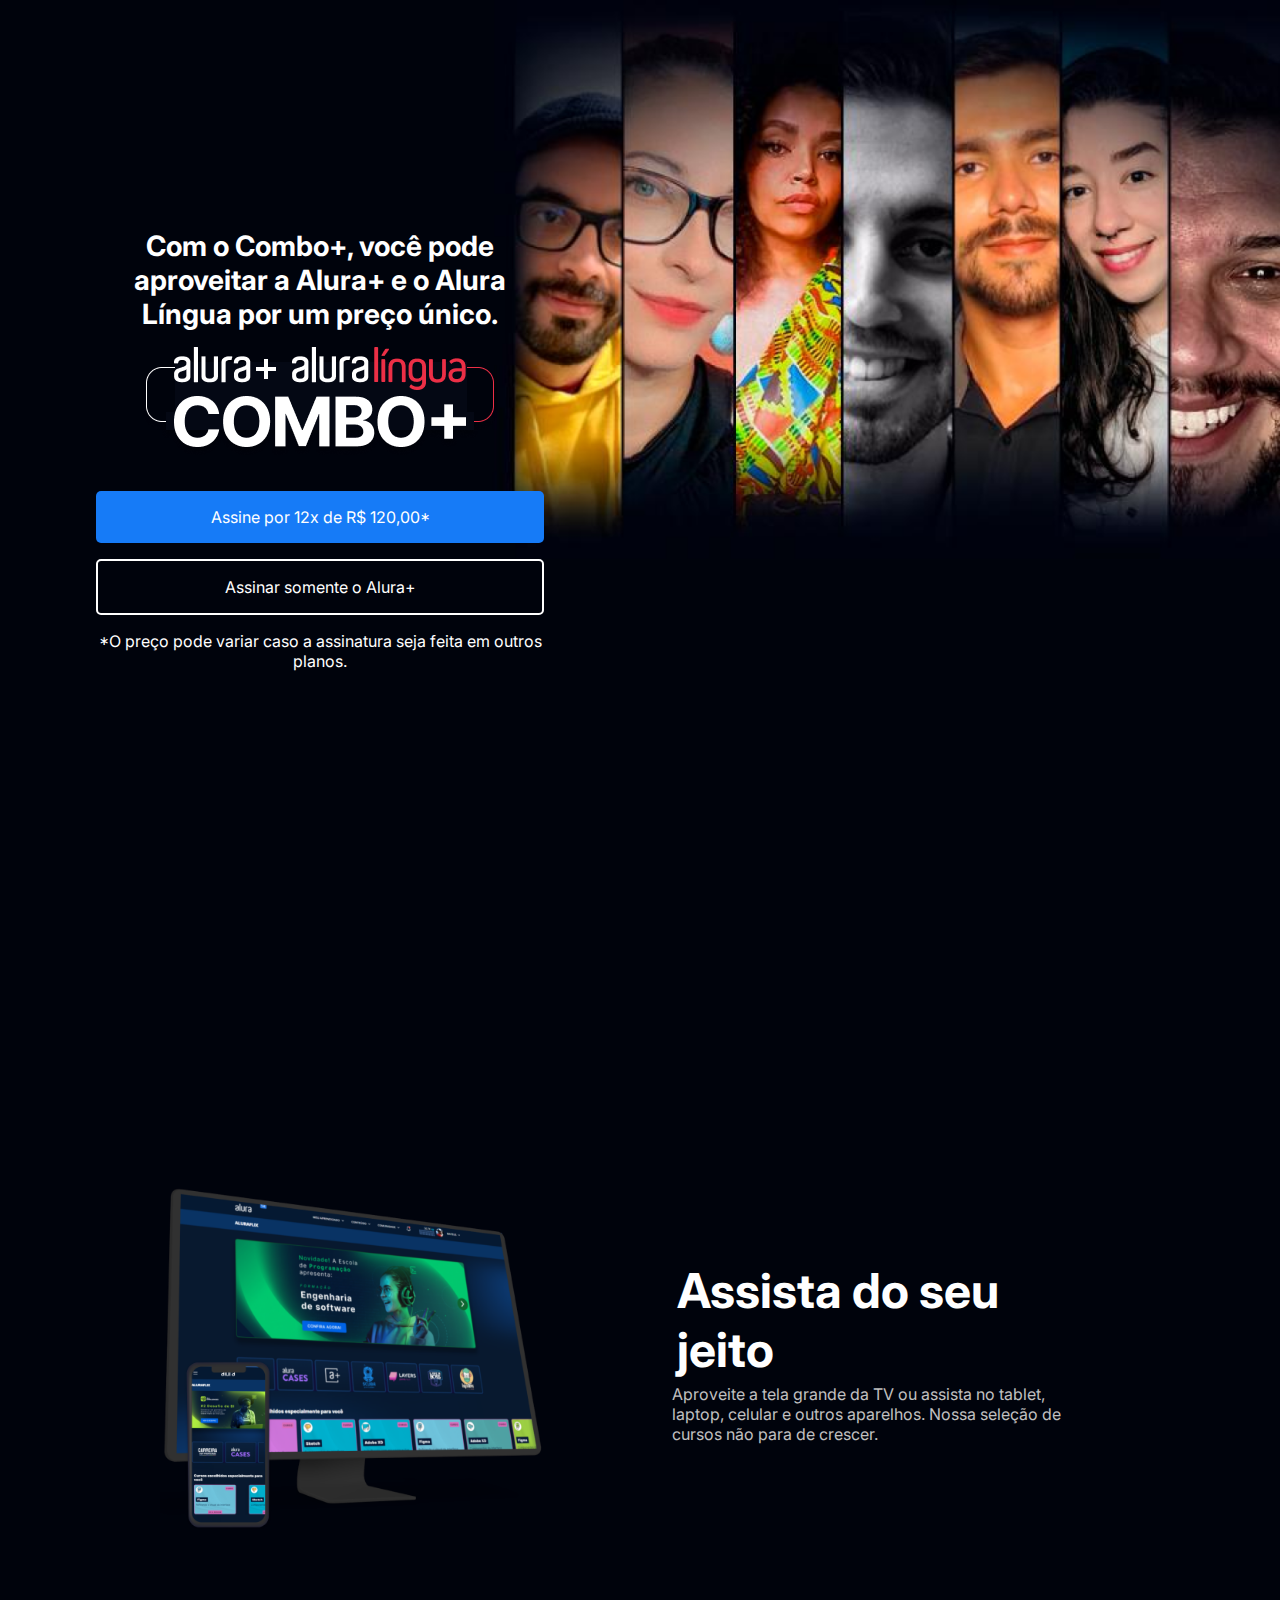
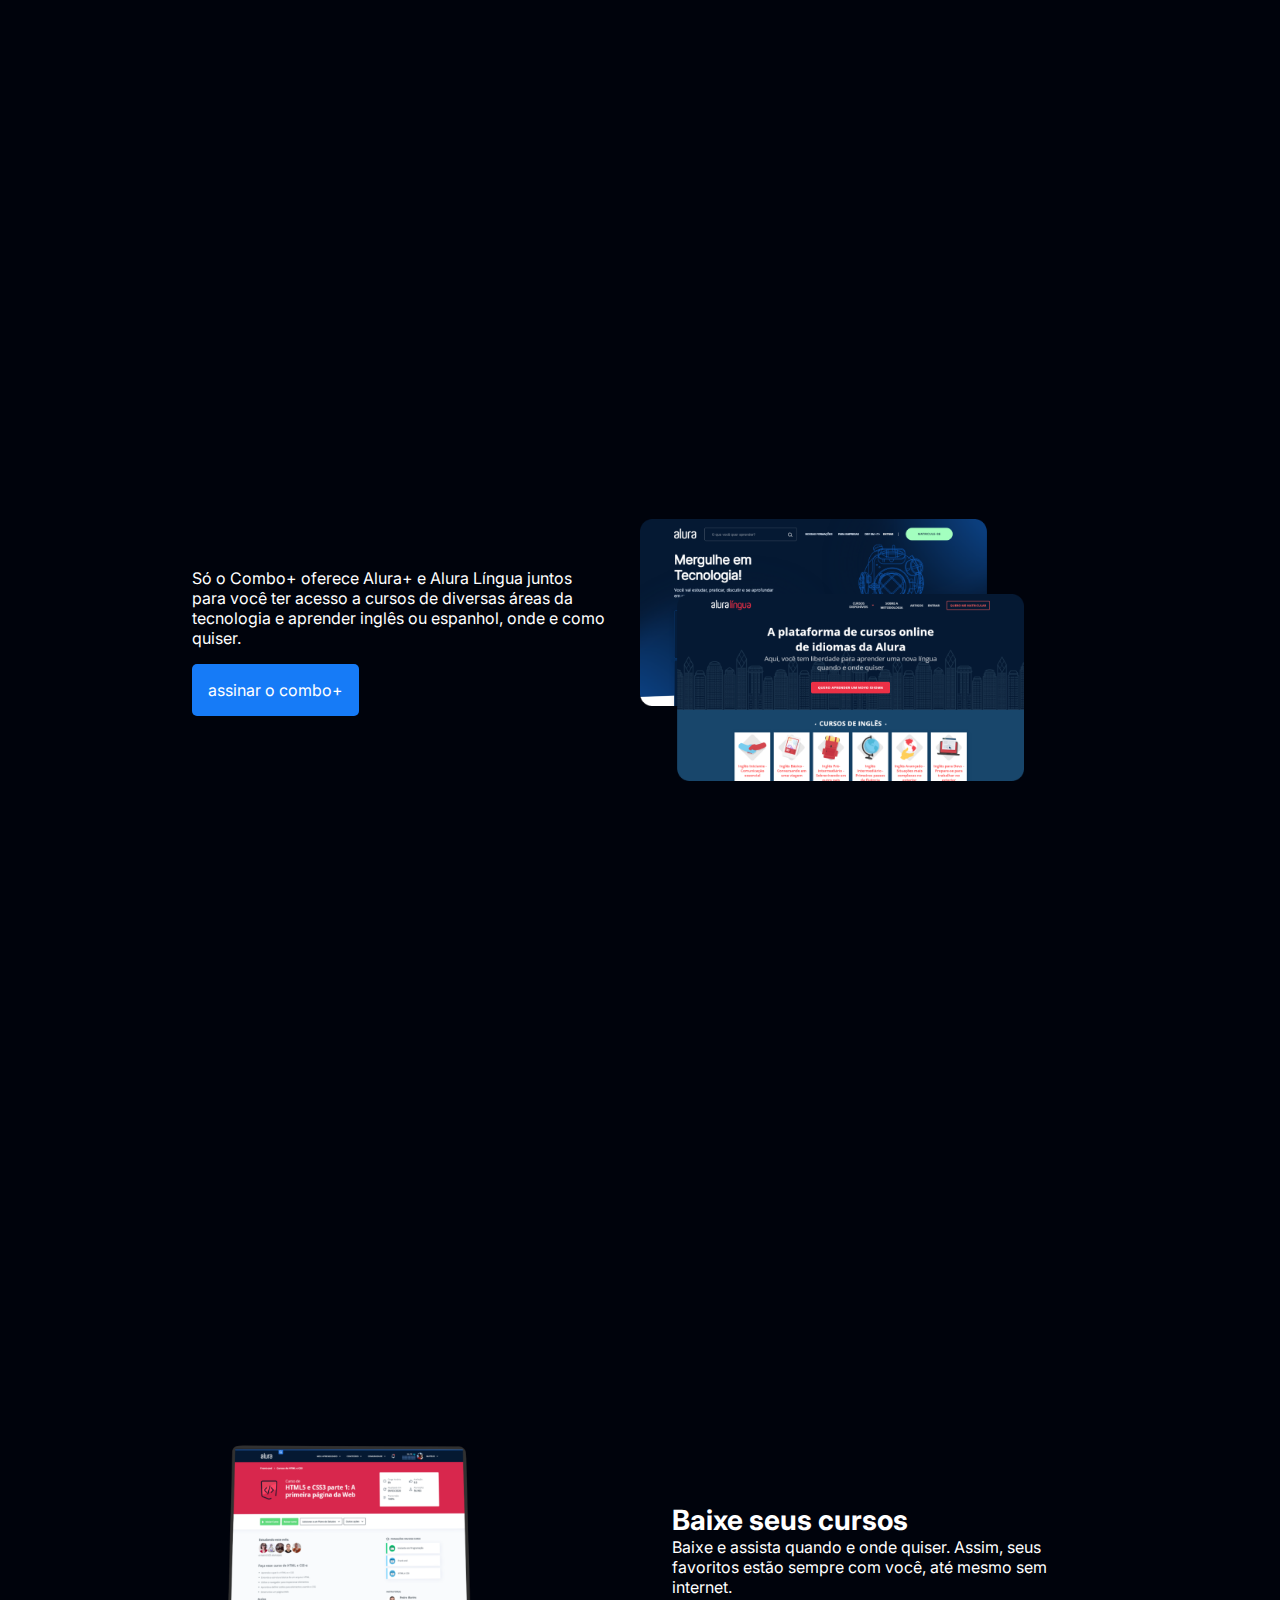
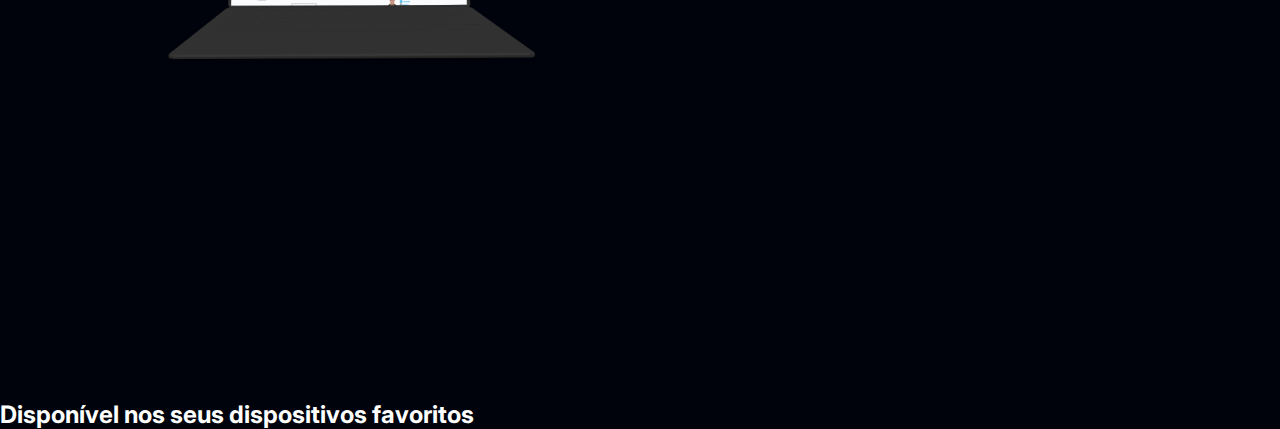
<file: index.html>
<!DOCTYPE html>
<html>

<head>
    <title>Alura Plus</title>
    <meta charset="UTF-8">
    <meta name="viewport" content="width=device-width, initial-scale=1">
    <link rel="stylesheet" href="styles.css">
    <link rel="preconnect" href="https://fonts.googleapis.com">
    <link rel="preconnect" href="https://fonts.gstatic.com" crossorigin>
    <link href="https://fonts.googleapis.com/css2?family=Inter:wght@400;700&display=swap" rel="stylesheet">
</head>

<body>
    <section class="principal container">
        <div class="container__caixa">
            <h1 class="container__titulo">Com o Combo+, você pode aproveitar a Alura+ e o Alura Língua por um preço único.</h1>
            <img src="img/Combo.png" alt="O combo+ é a junção do alura+ e o alura língua" class="container__imagem">
            <a href="www.alura.com.br" class="container__botao">Assine por 12x de R$ 120,00*</a>
            <a href="www.alura.com.br" class="container__botao botao_secundario">Assinar somente o Alura+</a>
            <p class="container__aviso">*O preço pode variar caso a assinatura seja feita em outros planos.</p>
        </div>
    </section>

    <section class="container secundario" >
        <img src="img/Plataformas.png" alt="um monitor e um celular com o alura plus aberto " class="secundario__imagem">
        <div class="container__descriçao">
            <h2 class="descriçao__titulo">Assista do seu jeito</h2>
            <p class="descriçao__texto">Aproveite a tela grande da TV ou assista no tablet, laptop, celular e outros aparelhos.
                 Nossa seleção de cursos não para de crescer.</p>
        </div>
    </section>

    <section class="container secundario">
        <div class="container__descriçao">
            <p class="container__texto">Só o Combo+ oferece Alura+ e Alura Língua juntos para você ter acesso a cursos
                 de diversas áreas da tecnologia e aprender inglês ou espanhol, onde e como quiser.</p>
                 <a href=" www.alura.com.br " class="container__botao secundario__botao">assinar o combo+</a>
        </div>
        <img src="img/Telas.png" alt="tela da alura plus e da alura linguas" class="secundario__imagem">
    </section>

    <section class="container secundario">
        <img src="img/Notebook.png" alt="um notebook aberto no alura" class="secundario__imagem">
        <div class="container__descriçao">
            <h2 class="container__titulo">Baixe seus cursos</h2>
            <p class="container__texto">Baixe e assista quando e onde quiser. Assim, seus favoritos estão sempre com você, até mesmo sem internet.</p>
        </div>
    </section>

    <section class="dispositivos">
     <h2 class="dispositivos__titulo">Disponível nos seus dispositivos favoritos</h2>
     
    </section>
</body>

</html>
</file>
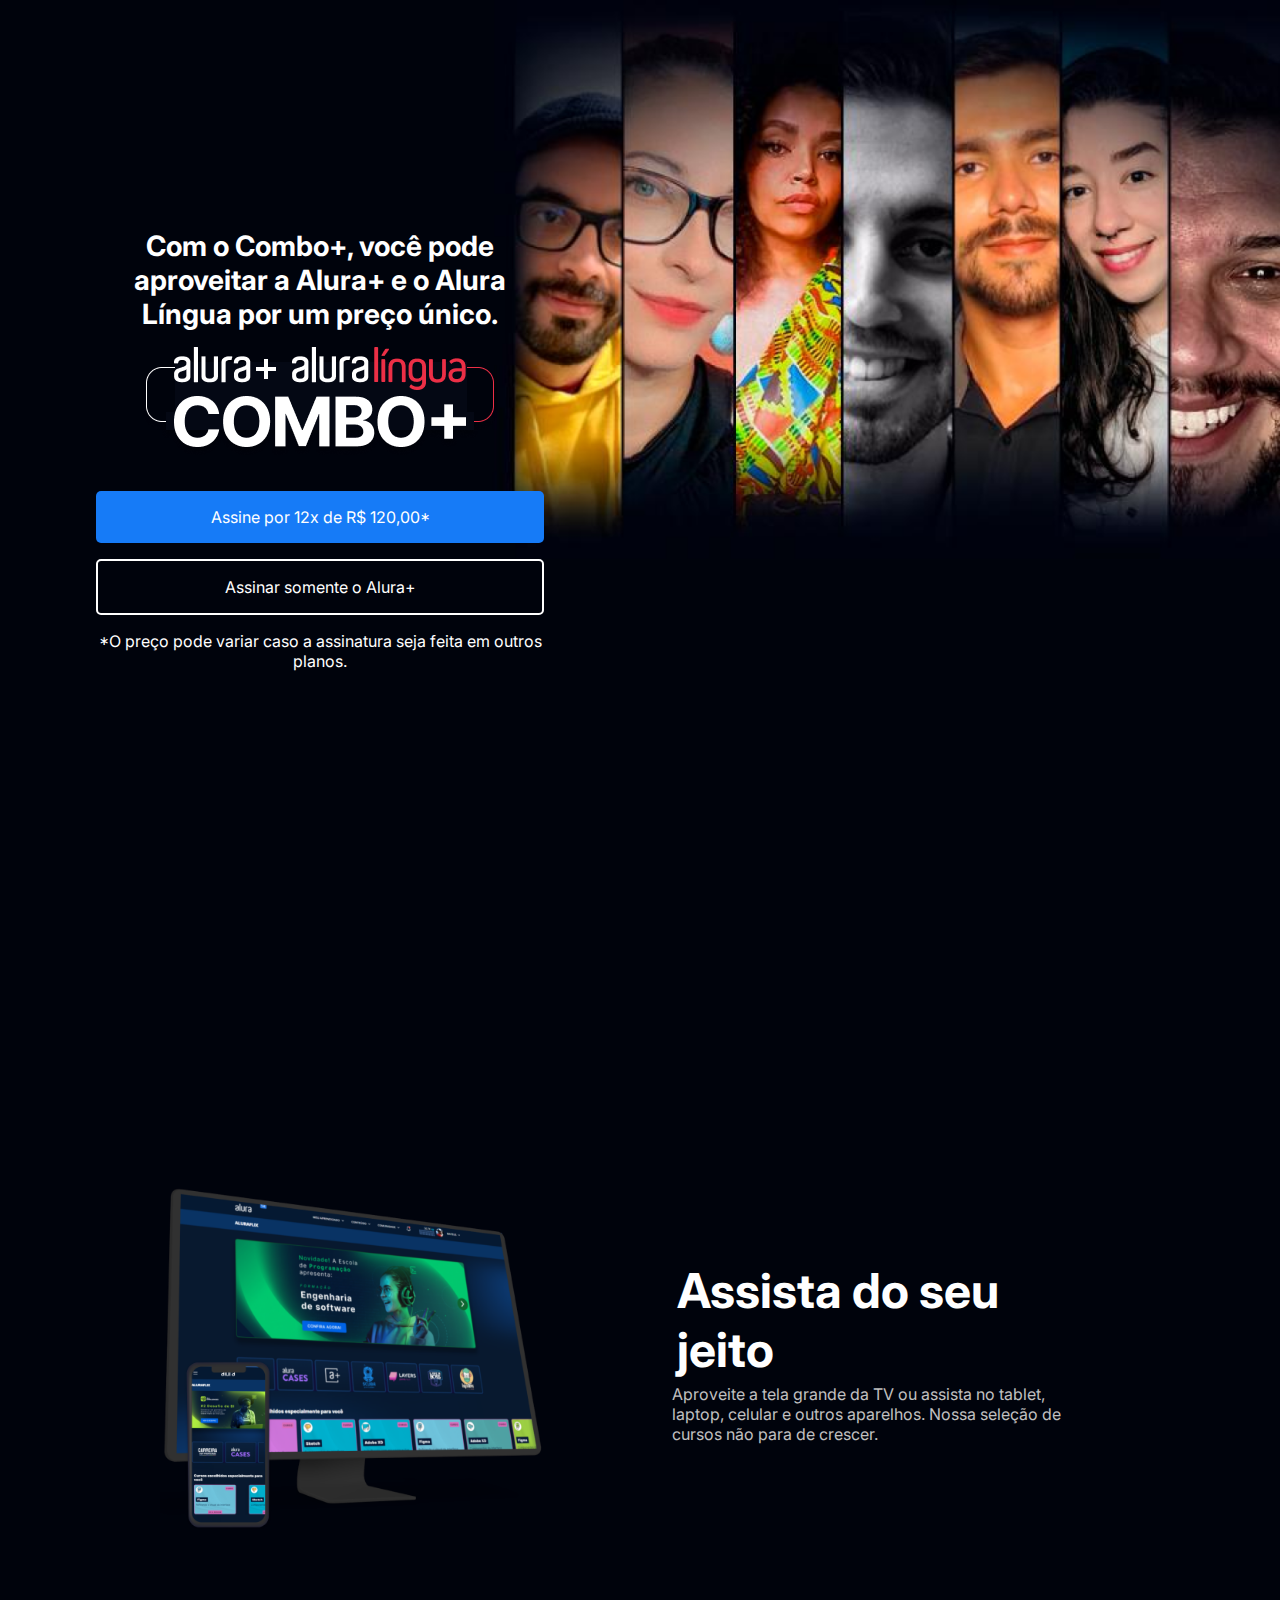
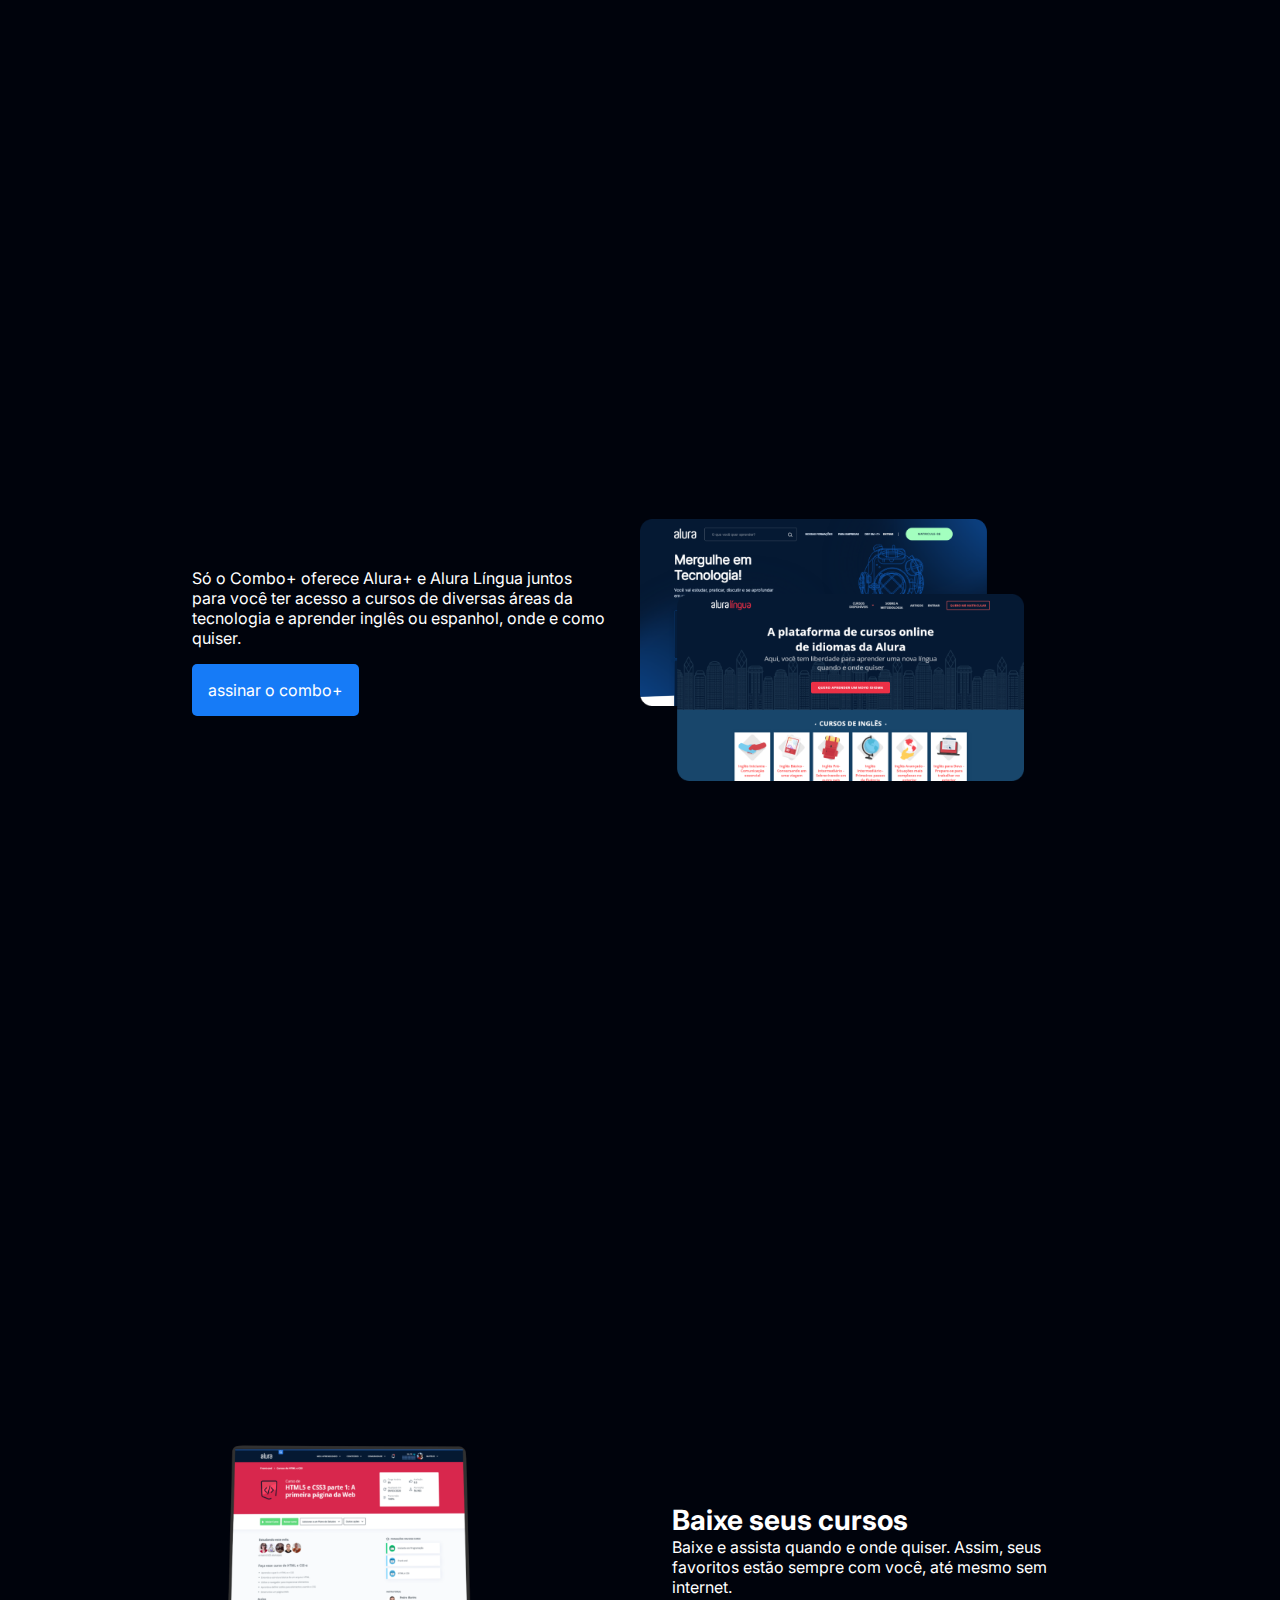
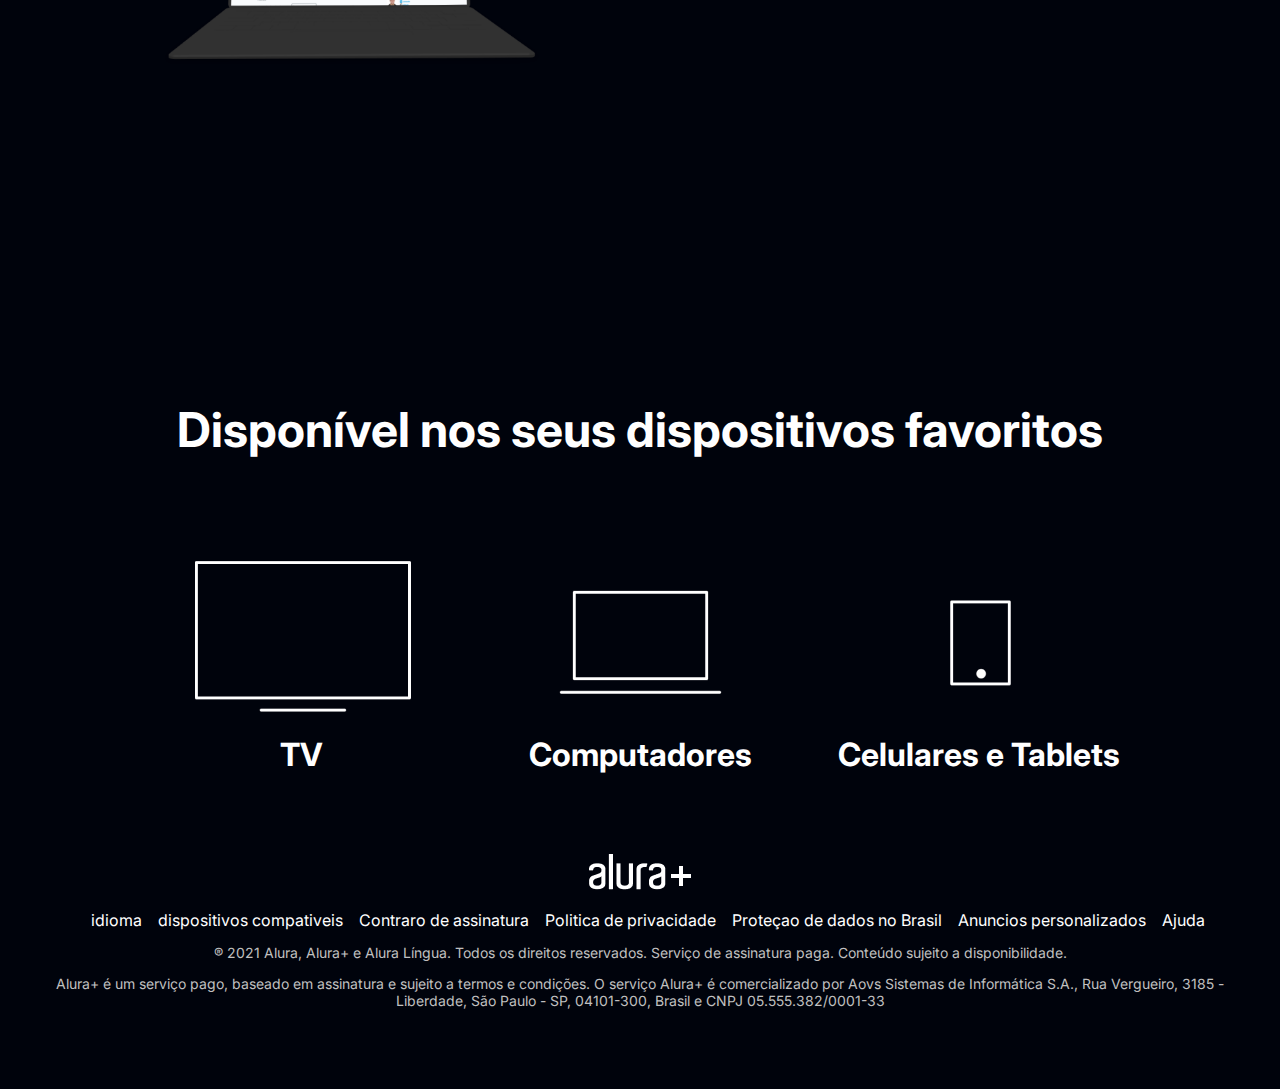
<file: alura-starss-main/index.html>
<!DOCTYPE html>
<html>

<head>
    <title>Alura Plus</title>
    <meta charset="UTF-8">
    <meta name="viewport" content="width=device-width, initial-scale=1">
    <link rel="stylesheet" href="styles.css">
    <link rel="preconnect" href="https://fonts.googleapis.com">
    <link rel="preconnect" href="https://fonts.gstatic.com" crossorigin>
    <link href="https://fonts.googleapis.com/css2?family=Inter:wght@400;700&display=swap" rel="stylesheet">
</head>

<body>
    <section class="principal container">
        <div class="container__caixa">
            <h1 class="container__titulo">Com o Combo+, você pode aproveitar a Alura+ e o Alura Língua por um preço único.</h1>
            <img src="img/Combo.png" alt="O combo+ é a junção do alura+ e o alura língua" class="container__imagem">
            <a href="www.alura.com.br" class="container__botao">Assine por 12x de R$ 120,00*</a>
            <a href="www.alura.com.br" class="container__botao botao_secundario">Assinar somente o Alura+</a>
            <p class="container__aviso">*O preço pode variar caso a assinatura seja feita em outros planos.</p>
        </div>
    </section>

    <section class="container secundario" >
        <img src="img/Plataformas.png" alt="um monitor e um celular com o alura plus aberto " class="secundario__imagem">
        <div class="container__descriçao">
            <h2 class="descriçao__titulo">Assista do seu jeito</h2>
            <p class="descriçao__texto">Aproveite a tela grande da TV ou assista no tablet, laptop, celular e outros aparelhos.
                 Nossa seleção de cursos não para de crescer.</p>
        </div>
    </section>

    <section class="container secundario">
        <div class="container__descriçao">
            <p class="container__texto">Só o Combo+ oferece Alura+ e Alura Língua juntos para você ter acesso a cursos
                 de diversas áreas da tecnologia e aprender inglês ou espanhol, onde e como quiser.</p>
                 <a href=" www.alura.com.br " class="container__botao secundario__botao">assinar o combo+</a>
        </div>
        <img src="img/Telas.png" alt="tela da alura plus e da alura linguas" class="secundario__imagem">
    </section>

    <section class="container secundario">
        <img src="img/Notebook.png" alt="um notebook aberto no alura" class="secundario__imagem">
        <div class="container__descriçao">
            <h2 class="container__titulo">Baixe seus cursos</h2>
            <p class="container__texto">Baixe e assista quando e onde quiser. Assim, seus favoritos estão sempre com você, até mesmo sem internet.</p>
        </div>
    </section>

    <section class="dispositivos">
      <h2 class="dispositivos__titulo">Disponível nos seus dispositivos favoritos</h2>
      <ul class="dispositivos__lista">
           <li>
              <img src="img/tv.png" alt="icone de televisao">
              <h3 class="lista__item">TV</h3>
           </li>
           <li>
              <img src="img/computador.png" alt="icone de computador">
              <h3 class="lista__item">Computadores</h3>
          </li>
           <li>
              <img src="img/celular.png" alt="icone de celular">
              <h3 class="lista__item">Celulares e Tablets</h3>
           </li>
     </ul>
    </section>

    <footer class="rodape">
        <img src="img/Logo.png" alt="Alura+" class="rodape__logo">
        <ul class="rodape__lista">
            <li class="lista__link">
                <a href="#">idioma</a>
            </li>
            <li class="lista__link">
                <a href="#">dispositivos compativeis</a>
            </li>
            <li class="lista__link">
                <a href="#">Contraro de assinatura</a>
                <li class="lista__link">
                    <a href="#">Politica de privacidade</a>
                </li>
                <li class="lista__link">
                    <a href="#">Proteçao de dados no Brasil</a>
                </li>
                <li class="lista__link">
                    <a href="#">Anuncios personalizados</a>
                </li>
                <li class="lista__link">
                    <a href="#">Ajuda</a>
                </li>
            </li>
        </ul>
        <p class="rodape__texto">® 2021 Alura, Alura+ e Alura Língua. Todos os direitos reservados. Serviço de
             assinatura paga. Conteúdo sujeito a disponibilidade.</p>
             <p class="rodape__texto">Alura+ é um serviço pago, baseado em assinatura e sujeito a termos e condições. O serviço Alura+ é comercializado por Aovs Sistemas de Informática S.A.,
                 Rua Vergueiro, 3185 - Liberdade, São Paulo - SP, 04101-300, Brasil e CNPJ 05.555.382/0001-33</p>
    </footer>
</body>

</html>
</file>
<file: styles.css>
:root {
    --branco-principal: #FFFFFF;
    --cinza-secundario: #C0C0C0;
    --botao-azul: #167BF7;
    --cor-de-fundo: #00030C;
    --fonte-principal:'inter';
}

body {
    background-color: var(--cor-de-fundo);
    color: var(--branco-principal);
    font-family: var(--fonte-principal);
    font-size: 16px;
    font-weight: 400;

}

* {
    margin: 0;
    padding: 0;
}

.principal {
    background-image: url("img/Background.png");
    background-repeat: no-repeat;
    background-size: contain;
    align-items: center;
    text-align: center;
}

.container {
    height: 100vh;
    display: grid;
    grid-template-columns: 50% 50%;
}

.container__botao {
    background-color: var(--botao-azul);
    border-radius: 5px;
    padding: 1em;
    color: var(--branco-principal);
    display: block;
    text-decoration: none;
    margin-bottom: 1em;
}

.botao_secundario {
    background-color: transparent;
    border: 2px solid var(--branco-principal); 
}
 
.container_aviso {
    font-size: 12px;
    color: var(--cinza-secundario);
}

.container__titulo{
    font-size: 28px;
    font-weight: 700;
}

.container__imagem{
    margin: 1em 0 2em 0;
}

.container__caixa{
    margin: 0 6em;
}

.secundario__imagem{
    width: 80%;
}

.secundario{
    align-items: center;
    margin: 0 10em;
}

.descriçao__titulo{
    font-weight: 700;
    font-size: 48px;
    color:var(--branco-principal) ;
    margin: 0.1em ;
}

.descriçao__texto{
    color: var(--cinza-secundario);
}

.secundario__botao{
    display: inline-block;
    margin-top: 1em;
}

.container__descriçao{
    padding: 2em;
}
</file>
<file: alura-starss-main/styles.css>
:root {
    --branco-principal: #FFFFFF;
    --cinza-secundario: #C0C0C0;
    --botao-azul: #167BF7;
    --cor-de-fundo: #00030C;
    --fonte-principal:'inter';
    --botao-azul-efeito:#3c92fa;
}

body {
    background-color: var(--cor-de-fundo);
    color: var(--branco-principal);
    font-family: var(--fonte-principal);
    font-size: 16px;
    font-weight: 400;

}

* {
    margin: 0;
    padding: 0;
}

.principal {
    background-image: url("img/Background.png");
    background-repeat: no-repeat;
    background-size: contain;
    align-items: center;
    text-align: center;
}

.container {
    height: 100vh;
    display: grid;
    grid-template-columns: 50% 50%;
}

.container__botao {
    background-color: var(--botao-azul);
    border-radius: 5px;
    padding: 1em;
    color: var(--branco-principal);
    display: block;
    text-decoration: none;
    margin-bottom: 1em;
}

.botao_secundario {
    background-color: transparent;
    border: 2px solid var(--branco-principal); 
}
 
.container_aviso {
    font-size: 12px;
    color: var(--cinza-secundario);
}

.container__titulo{
    font-size: 28px;
    font-weight: 700;
}

.container__imagem{
    margin: 1em 0 2em 0;
}

.container__caixa{
    margin: 0 6em;
}

.secundario__imagem{
    width: 80%;
}

.secundario{
    align-items: center;
    margin: 0 10em;
}

.descriçao__titulo{
    font-weight: 700;
    font-size: 48px;
    color:var(--branco-principal) ;
    margin: 0.1em ;
}

.descriçao__texto{
    color: var(--cinza-secundario);
}

.secundario__botao{
    display: inline-block;
    margin-top: 1em;
}

.container__descriçao{
    padding: 2em;
}

.dispositivos__lista{
    display: flex;
    justify-content: center;
    list-style-type: none;
    margin: 5em 0;
}

.dispositivos{
    text-align: center;
}

.dispositivos__titulo{
    font-size: 48px;
    color: var(--branco-principal);
}

.lista__item{
    font-size: 32px;
    color: var(--branco-principal);
}

.rodape{
    text-align: center;
    margin: 5em 3em;
}

.rodape__lista {
    display: flex;
    justify-content: center;
    list-style-type: none;
    margin-top: 1em;
}

.lista__link a{
    text-decoration: none;
    color: var(--branco-principal);
    margin-left: 1em;
}

.rodape__texto {
    margin: 1em 0;
    color: var(--cinza-secundario);
    font-size: 14px;
}

.lista__link a:hover {
    color: var(--botao-azul);
}

.lista__link a:active{
    color: purple;
}

.container__botao:hover{
    background-color: var(--botao-azul-efeito);
    color: var(--cor-de-fundo);
}
</file>
